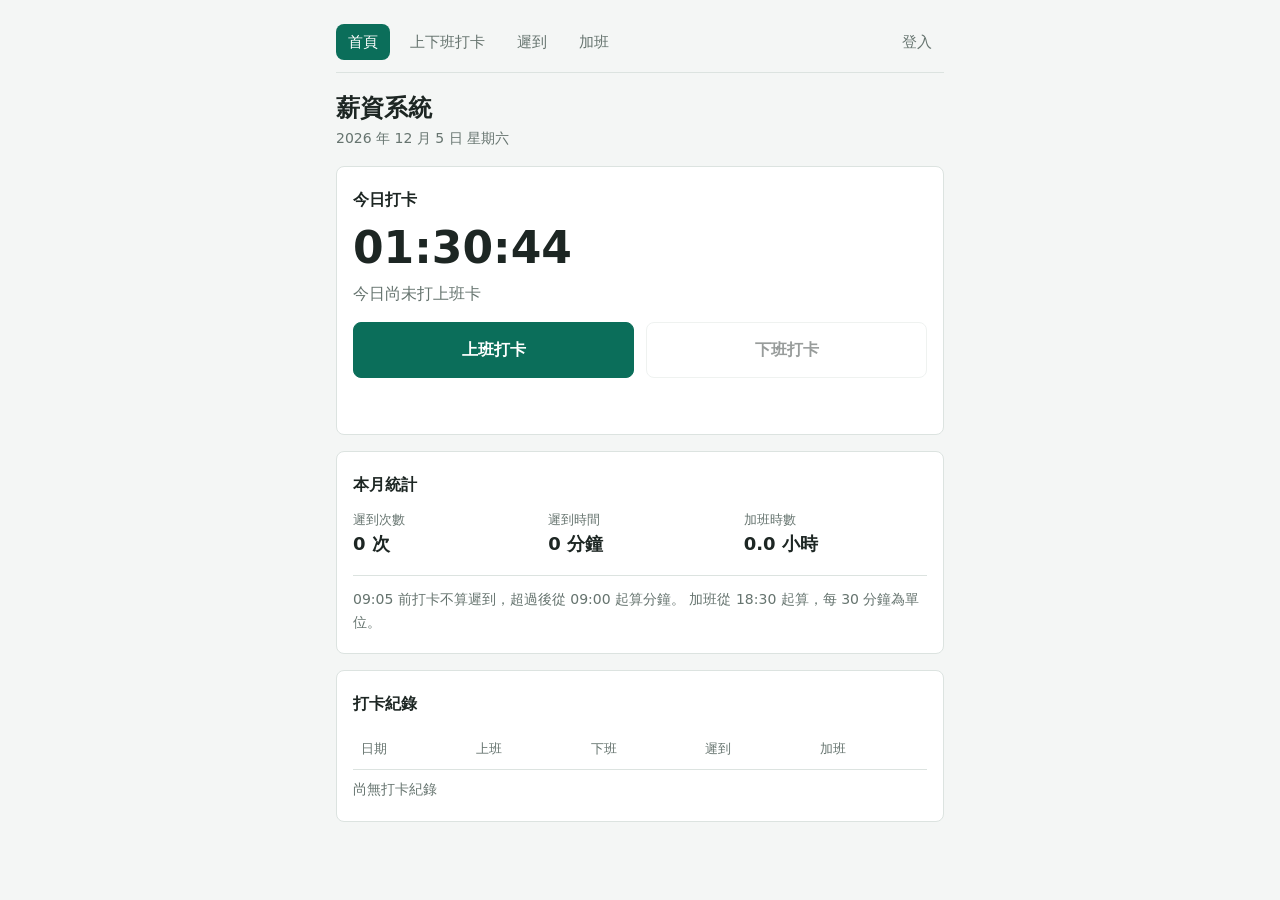
<file: index.html>
<!DOCTYPE html>
<html lang="zh-Hant">
<head>
  <meta charset="UTF-8">
  <meta name="viewport" content="width=device-width, initial-scale=1">
  <title>薪資系統</title>
  <link rel="stylesheet" href="style.css">
</head>
<body>
  <main class="page">
    <nav class="nav" aria-label="主選單">
      <a href="index.html" aria-current="page">首頁</a>
      <a href="attendance.html">上下班打卡</a>
      <a href="late.html">遲到</a>
      <a href="overtime.html">加班</a>
      <a id="auth" class="nav-auth" href="login.html">登入</a>
    </nav>

    <header class="header">
      <h1>薪資系統</h1>
      <p id="today" class="muted"></p>
    </header>

    <section class="card" aria-labelledby="punch-title">
      <h2 id="punch-title">今日打卡</h2>
      <p id="clock" class="clock">--:--:--</p>
      <p id="status" class="status">今日尚未打上班卡</p>
      <div class="buttons">
        <button id="btn-in" class="btn btn-primary" type="button">上班打卡</button>
        <button id="btn-out" class="btn" type="button">下班打卡</button>
      </div>
      <p id="message" class="message" role="status" aria-live="polite"></p>
    </section>

    <section class="card" aria-labelledby="stats-title">
      <h2 id="stats-title">本月統計</h2>
      <dl class="stats">
        <div class="stat">
          <dt>遲到次數</dt>
          <dd id="stat-late-count">0 次</dd>
        </div>
        <div class="stat">
          <dt>遲到時間</dt>
          <dd id="stat-late-min">0 分鐘</dd>
        </div>
        <div class="stat">
          <dt>加班時數</dt>
          <dd id="stat-ot">0 小時</dd>
        </div>
      </dl>
      <p class="rule muted">
        09:05 前打卡不算遲到，超過後從 09:00 起算分鐘。
        加班從 18:30 起算，每 30 分鐘為單位。
      </p>
    </section>

    <section class="card" aria-labelledby="records-title">
      <h2 id="records-title">打卡紀錄</h2>
      <div class="table-wrap">
        <table>
          <thead>
            <tr>
              <th>日期</th>
              <th>上班</th>
              <th>下班</th>
              <th>遲到</th>
              <th>加班</th>
            </tr>
          </thead>
          <tbody id="records"></tbody>
        </table>
      </div>
      <p id="empty" class="muted empty">尚無打卡紀錄</p>
    </section>
  </main>

  <script>
    // 規則設定
    var WORK_START = 9 * 60;       // 上班時間 09:00
    var GRACE = 5;                 // 寬限 5 分鐘
    var OT_START = 18 * 60 + 30;   // 加班從 18:30 起算
    var OT_STEP = 30;              // 每 30 分鐘為單位
    var STORAGE_KEY = 'payroll-records';
    var WEEKDAYS = ['日', '一', '二', '三', '四', '五', '六'];

    function $(id) { return document.getElementById(id); }
    function pad(n) { return (n < 10 ? '0' : '') + n; }
    function toMinutes(text) {
      var parts = text.split(':');
      return Number(parts[0]) * 60 + Number(parts[1]);
    }
    function dateKey(d) {
      return d.getFullYear() + '-' + pad(d.getMonth() + 1) + '-' + pad(d.getDate());
    }
    function timeText(d) {
      return pad(d.getHours()) + ':' + pad(d.getMinutes());
    }

    // 紀錄存取（以日期為鍵：{ "2026-10-30": { in: "08:55", out: "19:10" } }）
    var records = load();

    function load() {
      try {
        return JSON.parse(localStorage.getItem(STORAGE_KEY)) || {};
      } catch (e) {
        return {};
      }
    }

    function save() {
      try {
        localStorage.setItem(STORAGE_KEY, JSON.stringify(records));
      } catch (e) {}
    }

    // 計算遲到分鐘與加班分鐘
    function lateMinutes(inTime) {
      var m = toMinutes(inTime);
      return m > WORK_START + GRACE ? m - WORK_START : 0;
    }

    function overtimeMinutes(outTime) {
      var m = toMinutes(outTime);
      return m > OT_START ? Math.floor((m - OT_START) / OT_STEP) * OT_STEP : 0;
    }

    function hoursText(minutes) {
      return (minutes / 60).toFixed(1);
    }

    // 畫面更新
    function renderClock() {
      var now = new Date();
      $('clock').textContent = timeText(now) + ':' + pad(now.getSeconds());
      $('today').textContent =
        now.getFullYear() + ' 年 ' + (now.getMonth() + 1) + ' 月 ' + now.getDate() +
        ' 日 星期' + WEEKDAYS[now.getDay()];
    }

    function renderPunch() {
      var today = records[dateKey(new Date())] || {};
      var status = '今日尚未打上班卡';
      if (today.in && !today.out) {
        status = '已於 ' + today.in + ' 打上班卡';
        if (lateMinutes(today.in)) status += '，遲到 ' + lateMinutes(today.in) + ' 分鐘';
      } else if (today.in && today.out) {
        status = '今日已完成打卡：' + today.in + ' – ' + today.out;
      }
      $('status').textContent = status;
      $('btn-in').disabled = !!today.in;
      $('btn-out').disabled = !today.in || !!today.out;
    }

    function renderStats() {
      var prefix = dateKey(new Date()).slice(0, 7);
      var lateCount = 0, lateTotal = 0, otTotal = 0;
      Object.keys(records).forEach(function (key) {
        if (key.indexOf(prefix) !== 0) return;
        var r = records[key];
        if (r.in && lateMinutes(r.in)) {
          lateCount += 1;
          lateTotal += lateMinutes(r.in);
        }
        if (r.out) otTotal += overtimeMinutes(r.out);
      });
      $('stat-late-count').textContent = lateCount + ' 次';
      $('stat-late-min').textContent = lateTotal + ' 分鐘';
      $('stat-ot').textContent = hoursText(otTotal) + ' 小時';
    }

    function renderTable() {
      var keys = Object.keys(records).sort().reverse();
      var html = '';
      keys.forEach(function (key) {
        var r = records[key];
        var d = new Date(key + 'T00:00:00');
        var late = r.in ? lateMinutes(r.in) : 0;
        var ot = r.out ? overtimeMinutes(r.out) : 0;
        html += '<tr>' +
          '<td>' + pad(d.getMonth() + 1) + '/' + pad(d.getDate()) + ' 週' + WEEKDAYS[d.getDay()] + '</td>' +
          '<td>' + (r.in || '—') + '</td>' +
          '<td>' + (r.out || '—') + '</td>' +
          '<td' + (late ? ' class="late"' : '') + '>' + (late ? late + ' 分' : '—') + '</td>' +
          '<td' + (ot ? ' class="overtime"' : '') + '>' + (ot ? hoursText(ot) + ' 小時' : '—') + '</td>' +
          '</tr>';
      });
      $('records').innerHTML = html;
      $('empty').hidden = keys.length > 0;
    }

    function render() {
      renderPunch();
      renderStats();
      renderTable();
    }

    // 打卡動作
    $('btn-in').addEventListener('click', function () {
      var now = new Date();
      var key = dateKey(now);
      if (records[key] && records[key].in) return;
      records[key] = { in: timeText(now), out: null };
      save();
      var late = lateMinutes(records[key].in);
      $('message').textContent = '已記錄 ' + records[key].in + ' 上班打卡' +
        (late ? '，遲到 ' + late + ' 分鐘。' : '，準時。');
      render();
    });

    $('btn-out').addEventListener('click', function () {
      var now = new Date();
      var key = dateKey(now);
      var rec = records[key];
      if (!rec || !rec.in || rec.out) return;
      rec.out = timeText(now);
      save();
      var ot = overtimeMinutes(rec.out);
      $('message').textContent = '已記錄 ' + rec.out + ' 下班打卡' +
        (ot ? '，加班 ' + hoursText(ot) + ' 小時。' : '。');
      render();
    });

    renderClock();
    render();
    setInterval(renderClock, 1000);

    // 登入狀態：登入後導覽列的「登入」會變成「登出」
    var SESSION_KEY = 'payroll-session';

    function getSession() {
      try { return JSON.parse(localStorage.getItem(SESSION_KEY)); } catch (e) { return null; }
    }

    function clearSession() {
      try { localStorage.removeItem(SESSION_KEY); } catch (e) {}
    }

    function renderAuth() {
      var link = document.getElementById('auth');
      var s = getSession();
      if (s && s.access_token) {
        link.textContent = '登出';
        link.href = '#';
      } else {
        link.textContent = '登入';
        link.href = 'login.html';
      }
    }

    document.getElementById('auth').addEventListener('click', function (e) {
      var s = getSession();
      if (!s || !s.access_token) return;   // 未登入：照一般連結前往登入頁
      e.preventDefault();
      function done() { clearSession(); location.reload(); }
      if (!s.url || !s.key) { done(); return; }
      fetch(s.url + '/auth/v1/logout', {
        method: 'POST',
        headers: { apikey: s.key, Authorization: 'Bearer ' + s.access_token }
      }).then(done, done);
    });

    renderAuth();
  </script>
</body>
</html>
</file>
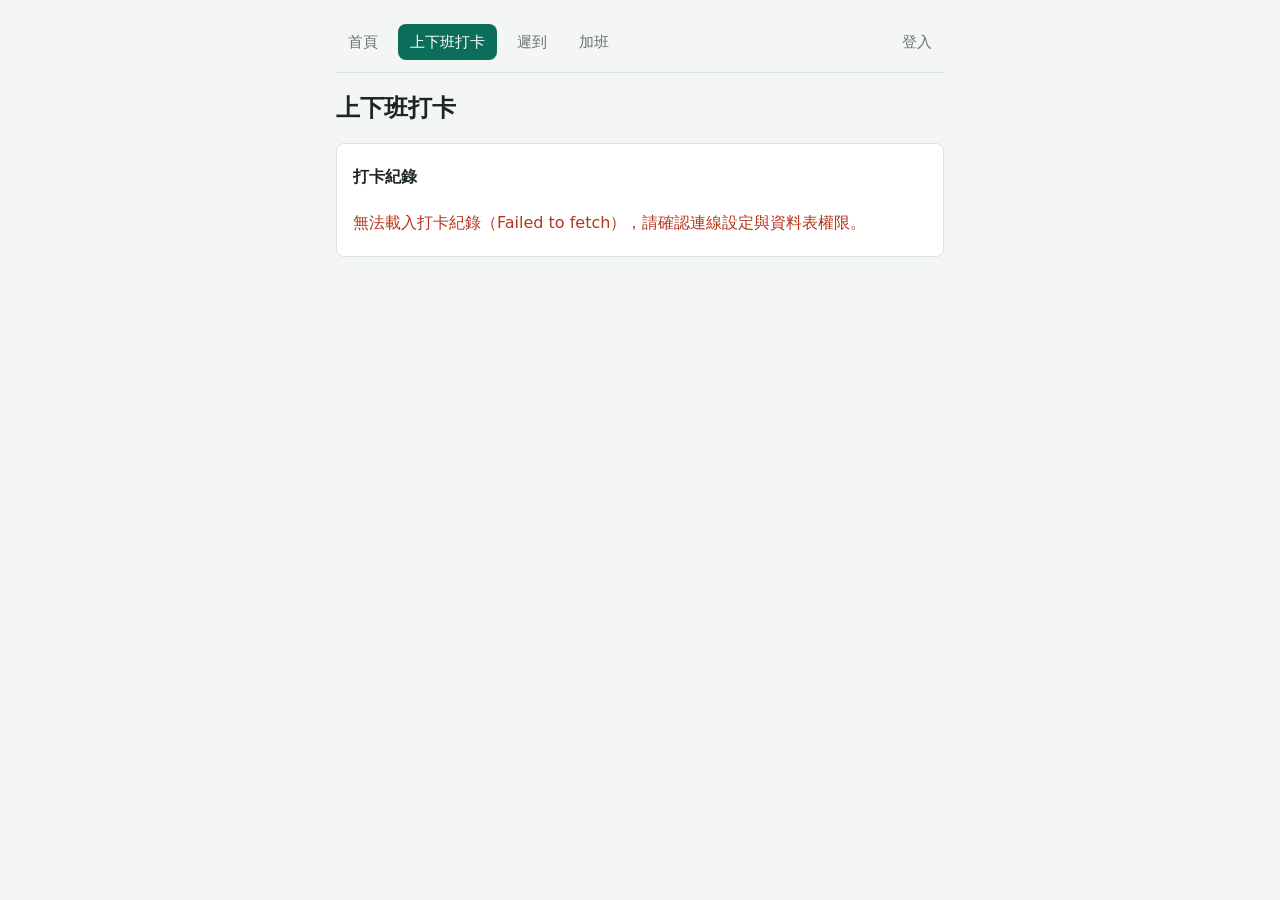
<file: attendance.html>
<!DOCTYPE html>
<html lang="zh-Hant">
<head>
  <meta charset="UTF-8">
  <meta name="viewport" content="width=device-width, initial-scale=1">
  <title>上下班打卡</title>
  <link rel="stylesheet" href="style.css">
</head>
<body>
  <main class="page">
    <nav class="nav" aria-label="主選單">
      <a href="index.html">首頁</a>
      <a href="attendance.html" aria-current="page">上下班打卡</a>
      <a href="late.html">遲到</a>
      <a href="overtime.html">加班</a>
      <a id="auth" class="nav-auth" href="login.html">登入</a>
    </nav>

    <header class="header">
      <h1>上下班打卡</h1>
    </header>

    <!-- 只有管理者看得到 -->
    <section id="admin-card" class="card" aria-labelledby="admin-title" hidden>
      <div class="toolbar">
        <h2 id="admin-title">管理者操作</h2>
        <button id="add-btn" class="btn btn-small" type="button">＋ 新增紀錄</button>
      </div>

      <form id="record-form" class="form form-panel" hidden>
        <p id="form-title" class="form-title">新增紀錄</p>
        <div class="form-grid">
          <div class="field field-wide">
            <label for="f-user">員工帳號</label>
            <select id="f-user" required></select>
          </div>
          <div class="field field-wide">
            <label for="f-date">日期</label>
            <input id="f-date" type="date" required>
          </div>
          <div class="field">
            <label for="f-in">上班時間</label>
            <input id="f-in" type="time" required>
          </div>
          <div class="field">
            <label for="f-out">下班時間（可留空）</label>
            <input id="f-out" type="time">
          </div>
        </div>
        <div class="form-actions">
          <button id="f-save" class="btn btn-primary btn-small" type="submit">儲存</button>
          <button id="f-cancel" class="btn btn-small" type="button">取消</button>
        </div>
        <p id="form-message" class="note" role="status" aria-live="polite"></p>
      </form>

      <p id="action-message" class="note" role="status" aria-live="polite"></p>
    </section>

    <section class="card" aria-labelledby="records-title">
      <h2 id="records-title">打卡紀錄</h2>
      <p id="summary" class="muted"></p>
      <div class="table-wrap">
        <table>
          <thead id="thead"></thead>
          <tbody id="records"></tbody>
        </table>
      </div>
      <p id="message" class="muted empty" role="status">載入中…</p>
    </section>
  </main>

  <script>
    // Supabase 連線設定：到 Supabase 專案的 Project Settings → API 複製
    var SUPABASE_URL = 'https://pdxxbrjgyifdulmdlkol.supabase.co';
    var SUPABASE_ANON_KEY = 'sb_publishable_rTN2uBj56SvnjCIBlke9_A_o_bA2Vve';

    var WEEKDAYS = ['日', '一', '二', '三', '四', '五', '六'];
    var TIME_FORMAT = new Intl.DateTimeFormat('en-GB', {
      timeZone: 'Asia/Taipei',
      hour: '2-digit',
      minute: '2-digit',
      hourCycle: 'h23'
    });
    var DATE_FORMAT = new Intl.DateTimeFormat('en-CA', {
      timeZone: 'Asia/Taipei',
      year: 'numeric',
      month: '2-digit',
      day: '2-digit'
    });

    var rows = [];          // 目前畫面上的打卡紀錄
    var users = [];         // 管理者才有：可選的員工帳號 { id, email }
    var isAdmin = false;    // 只決定要不要顯示管理介面；真正的權限由資料庫把關
    var editingId = null;   // 正在修改的紀錄 id；新增時為 null

    function $(id) { return document.getElementById(id); }

    function escapeHtml(text) {
      return String(text == null ? '' : text)
        .replace(/&/g, '&amp;')
        .replace(/</g, '&lt;')
        .replace(/>/g, '&gt;')
        .replace(/"/g, '&quot;');
    }

    function showMessage(text, isError) {
      var el = $('message');
      el.textContent = text;
      el.className = 'empty ' + (isError ? 'error' : 'muted');
      el.hidden = !text;
    }

    function setNote(id, text, isError) {
      var el = $(id);
      el.textContent = text;
      el.className = 'note' + (isError ? ' error' : '');
    }

    // work_date 例如 "2026-11-05" → "11/05 週四"（手機版隱藏星期）
    function dateHtml(workDate) {
      var p = workDate.split('-');
      var d = new Date(Number(p[0]), Number(p[1]) - 1, Number(p[2]));
      return p[1] + '/' + p[2] + '<span class="wd"> 週' + WEEKDAYS[d.getDay()] + '</span>';
    }

    // timestamptz 轉成台北時間 "HH:MM"
    function timeText(iso) {
      return iso ? TIME_FORMAT.format(new Date(iso)) : '—';
    }

    function userLabel(id) {
      for (var i = 0; i < users.length; i++) {
        if (users[i].id === id) return users[i].email;
      }
      return String(id).slice(0, 8) + '…';
    }

    // ---- 呼叫 Supabase ----
    function api(method, path, body, extraHeaders) {
      return getToken().then(function (token) {
        var headers = { apikey: SUPABASE_ANON_KEY, Authorization: 'Bearer ' + token };
        if (body !== undefined) headers['Content-Type'] = 'application/json';
        Object.keys(extraHeaders || {}).forEach(function (k) { headers[k] = extraHeaders[k]; });
        return fetch(SUPABASE_URL + path, {
          method: method,
          headers: headers,
          body: body === undefined ? undefined : JSON.stringify(body)
        });
      });
    }

    function apiError(status, body) {
      var code = body && body.code;
      if (code === '23505') return '這位員工當天已經有一筆紀錄了。';
      if (code === '23514') return '下班時間不能早於上班時間。';
      if (status === 401) return '登入已過期，請重新登入。';
      if (status === 403 || code === '42501') return '沒有權限執行這個操作。請確認你是管理者，並重新登入一次。';
      return '操作失敗（HTTP ' + status + '），請稍後再試。';
    }

    // 新增、修改、刪除共用：回傳資料庫實際動到的紀錄
    function write(method, path, body) {
      return api(method, path, body, { Prefer: 'return=representation' }).then(function (res) {
        return res.json().catch(function () { return null; }).then(function (data) {
          if (!res.ok) throw new Error(apiError(res.status, data));
          return data;
        });
      });
    }

    function fetchRows() {
      var path = '/rest/v1/attendance' +
        '?select=id,user_id,work_date,clock_in_at,clock_out_at,late_minutes,overtime_minutes' +
        '&order=work_date.desc,clock_in_at.desc';
      return api('GET', path).then(function (res) {
        if (!res.ok) throw new Error('HTTP ' + res.status);
        return res.json();
      });
    }

    function fetchUsers() {
      return api('POST', '/rest/v1/rpc/admin_list_users', {}).then(function (res) {
        if (!res.ok) throw new Error('HTTP ' + res.status);
        return res.json();
      });
    }

    // ---- 畫面 ----
    function render() {
      $('admin-card').hidden = !isAdmin;

      $('thead').innerHTML = '<tr><th>日期</th><th>上班</th><th>下班</th><th>遲到</th><th>加班</th></tr>';

      var html = '';
      rows.forEach(function (r) {
        var late = r.late_minutes > 0;
        var ot = r.overtime_minutes > 0;
        html += '<tr>' +
          '<td>' + dateHtml(r.work_date) +
            (isAdmin
              ? '<span class="sub">' + escapeHtml(userLabel(r.user_id)) + '</span>' +
                '<span class="row-actions">' +
                  '<button class="link-btn" type="button" data-act="edit" data-id="' + escapeHtml(r.id) + '">修改</button>' +
                  '<button class="link-btn danger" type="button" data-act="delete" data-id="' + escapeHtml(r.id) + '">刪除</button>' +
                '</span>'
              : '') + '</td>' +
          '<td>' + timeText(r.clock_in_at) + '</td>' +
          '<td>' + timeText(r.clock_out_at) + '</td>' +
          '<td' + (late ? ' class="late"' : '') + '>' + (late ? r.late_minutes + ' 分' : '—') + '</td>' +
          '<td' + (ot ? ' class="overtime"' : '') + '>' + (ot ? (r.overtime_minutes / 60).toFixed(1) + ' 小時' : '—') + '</td>' +
          '</tr>';
      });
      $('records').innerHTML = html;
      $('summary').textContent = rows.length ? '共 ' + rows.length + ' 筆紀錄，最新的在最上面' : '';
      showMessage(rows.length ? '' : '目前沒有打卡紀錄');
    }

    function refresh() {
      return fetchRows().then(function (data) {
        rows = data;
        render();
      });
    }

    // ---- 管理者：新增與修改表單 ----
    function openForm(row) {
      editingId = row ? row.id : null;
      $('form-title').textContent = row ? '修改紀錄' : '新增紀錄';
      setNote('form-message', '', false);

      var options = users.slice();
      if (row && !options.some(function (u) { return u.id === row.user_id; })) {
        options.push({ id: row.user_id, email: userLabel(row.user_id) });
      }
      $('f-user').innerHTML = options.length
        ? options.map(function (u) {
            return '<option value="' + escapeHtml(u.id) + '">' + escapeHtml(u.email) + '</option>';
          }).join('')
        : '<option value="">（沒有可選的帳號）</option>';

      if (row) {
        $('f-user').value = row.user_id;
        $('f-date').value = row.work_date;
        $('f-in').value = timeText(row.clock_in_at);
        $('f-out').value = row.clock_out_at ? timeText(row.clock_out_at) : '';
      } else {
        $('f-date').value = DATE_FORMAT.format(new Date());
        $('f-in').value = '';
        $('f-out').value = '';
      }
      $('f-user').disabled = !!row;      // 修改時不能換員工
      $('record-form').hidden = false;
      $('f-in').focus();
    }

    function closeForm() {
      $('record-form').hidden = true;
      editingId = null;
    }

    function findRow(id) {
      for (var i = 0; i < rows.length; i++) {
        if (rows[i].id === id) return rows[i];
      }
      return null;
    }

    $('add-btn').addEventListener('click', function () {
      setNote('action-message', '', false);
      if (!users.length) {
        setNote('action-message', '沒有可選的員工帳號。請先在 Supabase 執行 attendance_admin.sql，並確認已建立帳號。', true);
        return;
      }
      openForm(null);
    });

    $('f-cancel').addEventListener('click', closeForm);

    $('record-form').addEventListener('submit', function (e) {
      e.preventDefault();
      var date = $('f-date').value;
      var tin = $('f-in').value;
      var tout = $('f-out').value;
      if (!$('f-user').value) {
        setNote('form-message', '請選擇員工帳號。', true);
        return;
      }
      if (tout && tout < tin) {
        setNote('form-message', '下班時間不能早於上班時間。', true);
        return;
      }
      // 時間以台北時間（+08:00）送出；出勤日、遲到、加班由資料庫計算
      var body = {
        clock_in_at: date + 'T' + tin + ':00+08:00',
        clock_out_at: tout ? date + 'T' + tout + ':00+08:00' : null
      };
      var editing = editingId !== null;
      var request;
      if (editing) {
        request = write('PATCH', '/rest/v1/attendance?id=eq.' + encodeURIComponent(editingId), body)
          .then(function (data) {
            if (Array.isArray(data) && data.length === 0) {
              throw new Error('沒有修改到任何紀錄，可能沒有權限，或這筆紀錄已被刪除。');
            }
          });
      } else {
        body.user_id = $('f-user').value;
        request = write('POST', '/rest/v1/attendance', body);
      }

      var button = $('f-save');
      button.disabled = true;
      setNote('form-message', '儲存中…', false);
      request
        .then(function () { return refresh(); })
        .then(function () {
          closeForm();
          setNote('action-message', editing ? '已修改紀錄。' : '已新增紀錄。', false);
        })
        .catch(function (err) { setNote('form-message', err.message, true); })
        .then(function () { button.disabled = false; });
    });

    // ---- 管理者：修改與刪除按鈕 ----
    $('records').addEventListener('click', function (e) {
      var button = e.target.closest('button[data-act]');
      if (!button) return;
      var row = findRow(button.getAttribute('data-id'));
      if (!row) return;
      setNote('action-message', '', false);

      if (button.getAttribute('data-act') === 'edit') {
        openForm(row);
        $('admin-card').scrollIntoView({ block: 'nearest' });
        return;
      }

      var label = row.work_date + '（' + userLabel(row.user_id) + '）';
      if (!window.confirm('確定要刪除 ' + label + ' 的紀錄嗎？\n刪除後無法復原。')) return;
      write('DELETE', '/rest/v1/attendance?id=eq.' + encodeURIComponent(row.id))
        .then(function (data) {
          if (Array.isArray(data) && data.length === 0) {
            throw new Error('沒有刪除到任何紀錄，可能沒有權限，或這筆紀錄已被刪除。');
          }
          return refresh();
        })
        .then(function () {
          if (editingId === row.id) closeForm();
          setNote('action-message', '已刪除 ' + label + ' 的紀錄。', false);
        })
        .catch(function (err) { setNote('action-message', err.message, true); });
    });

    // ---- 載入 ----
    function tokenPayload(token) {
      try {
        var part = token.split('.')[1].replace(/-/g, '+').replace(/_/g, '/');
        return JSON.parse(atob(part));
      } catch (e) {
        return null;
      }
    }

    function load() {
      if (SUPABASE_URL.indexOf('你的') !== -1 || SUPABASE_ANON_KEY.indexOf('你的') !== -1) {
        showMessage('尚未設定 Supabase 連線，請先修改程式碼最上方的 SUPABASE_URL 與 SUPABASE_ANON_KEY。', true);
        return;
      }
      var usersFailed = false;
      getToken()
        .then(function (token) {
          var payload = token === SUPABASE_ANON_KEY ? null : tokenPayload(token);
          isAdmin = !!(payload && payload.app_metadata && payload.app_metadata.role === 'admin');
          return Promise.all([
            fetchRows(),
            isAdmin
              ? fetchUsers().catch(function () { usersFailed = true; return []; })
              : Promise.resolve([])
          ]);
        })
        .then(function (result) {
          rows = result[0];
          users = result[1];
          render();
          if (usersFailed) {
            setNote('action-message', '無法載入員工帳號清單，請先在 Supabase 執行 attendance_admin.sql。', true);
          }
        })
        .catch(function (err) {
          showMessage('無法載入打卡紀錄（' + err.message + '），請確認連線設定與資料表權限。', true);
        });
    }

    // 登入狀態：登入後導覽列的「登入」會變成「登出」
    var SESSION_KEY = 'payroll-session';

    function getSession() {
      try { return JSON.parse(localStorage.getItem(SESSION_KEY)); } catch (e) { return null; }
    }

    function saveSession(s) {
      try { localStorage.setItem(SESSION_KEY, JSON.stringify(s)); } catch (e) {}
    }

    function clearSession() {
      try { localStorage.removeItem(SESSION_KEY); } catch (e) {}
    }

    function renderAuth() {
      var link = document.getElementById('auth');
      var s = getSession();
      if (s && s.access_token) {
        link.textContent = '登出';
        link.href = '#';
      } else {
        link.textContent = '登入';
        link.href = 'login.html';
      }
    }

    document.getElementById('auth').addEventListener('click', function (e) {
      var s = getSession();
      if (!s || !s.access_token) return;   // 未登入：照一般連結前往登入頁
      e.preventDefault();
      function done() { clearSession(); location.reload(); }
      if (!s.url || !s.key) { done(); return; }
      fetch(s.url + '/auth/v1/logout', {
        method: 'POST',
        headers: { apikey: s.key, Authorization: 'Bearer ' + s.access_token }
      }).then(done, done);
    });

    // 查詢時要帶的憑證：已登入用自己的登入憑證（快過期就先更新），未登入用 anon key
    function getToken() {
      var s = getSession();
      if (!s || !s.access_token) return Promise.resolve(SUPABASE_ANON_KEY);
      if (s.expires_at - Date.now() / 1000 > 60) return Promise.resolve(s.access_token);
      return fetch(SUPABASE_URL + '/auth/v1/token?grant_type=refresh_token', {
        method: 'POST',
        headers: { apikey: SUPABASE_ANON_KEY, 'Content-Type': 'application/json' },
        body: JSON.stringify({ refresh_token: s.refresh_token })
      })
        .then(function (res) {
          if (!res.ok) throw new Error('refresh failed');
          return res.json();
        })
        .then(function (body) {
          s.access_token = body.access_token;
          s.refresh_token = body.refresh_token;
          s.expires_at = body.expires_at || Math.floor(Date.now() / 1000) + body.expires_in;
          saveSession(s);
          return s.access_token;
        })
        .catch(function () {
          clearSession();
          renderAuth();
          return SUPABASE_ANON_KEY;
        });
    }

    renderAuth();
    load();
  </script>
</body>
</html>
</file>
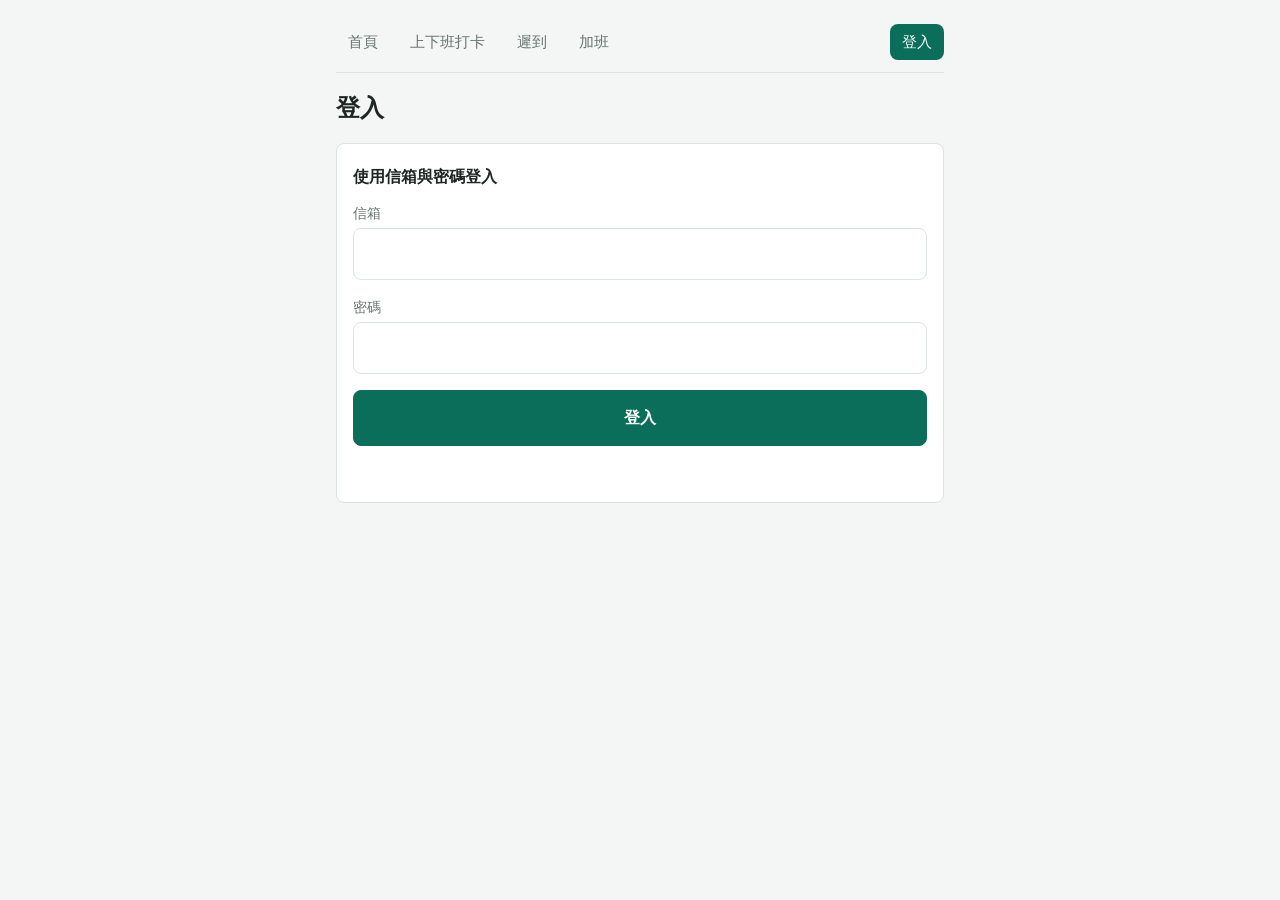
<file: Login.html>
<!DOCTYPE html>
<html lang="zh-Hant">
<head>
  <meta charset="UTF-8">
  <meta name="viewport" content="width=device-width, initial-scale=1">
  <title>登入</title>
  <link rel="stylesheet" href="style.css">
</head>
<body>
  <main class="page">
    <nav class="nav" aria-label="主選單">
      <a href="index.html">首頁</a>
      <a href="attendance.html">上下班打卡</a>
      <a href="late.html">遲到</a>
      <a href="overtime.html">加班</a>
      <a id="auth" class="nav-auth" href="login.html" aria-current="page">登入</a>
    </nav>

    <header class="header">
      <h1>登入</h1>
    </header>

    <section class="card" aria-labelledby="login-title">
      <h2 id="login-title">使用信箱與密碼登入</h2>

      <p id="logged-in" class="status" hidden></p>

      <form id="login-form" class="form">
        <div class="field">
          <label for="email">信箱</label>
          <input id="email" name="email" type="email" autocomplete="username" required>
        </div>
        <div class="field">
          <label for="password">密碼</label>
          <input id="password" name="password" type="password" autocomplete="current-password" required>
        </div>
        <button id="submit" class="btn btn-primary" type="submit">登入</button>
      </form>

      <p id="message" class="message" role="status" aria-live="polite"></p>
    </section>
  </main>

  <script>
    // Supabase 連線設定：到 Supabase 專案的 Project Settings → API 複製
    var SUPABASE_URL = 'https://你的專案代碼.supabase.co';
    var SUPABASE_ANON_KEY = '你的 anon public key';

    function $(id) { return document.getElementById(id); }

    function showMessage(text, isError) {
      var el = $('message');
      el.textContent = text;
      el.className = 'message' + (isError ? ' error' : '');
    }

    // 把 Supabase 的錯誤轉成看得懂的訊息
    function errorText(status, body) {
      var code = (body && (body.error_code || body.code)) || '';
      var msg = (body && (body.msg || body.error_description || body.message)) || '';
      if (code === 'invalid_credentials' || /invalid login credentials/i.test(msg)) {
        return '信箱或密碼錯誤，請再試一次。';
      }
      if (code === 'email_not_confirmed' || /email not confirmed/i.test(msg)) {
        return '這個信箱還沒完成驗證，請先到信箱點擊確認信。';
      }
      if (status === 429) return '嘗試次數太多，請稍後再試。';
      return '登入失敗（HTTP ' + status + '），請確認連線設定。';
    }

    function login(email, password) {
      return fetch(SUPABASE_URL + '/auth/v1/token?grant_type=password', {
        method: 'POST',
        headers: { apikey: SUPABASE_ANON_KEY, 'Content-Type': 'application/json' },
        body: JSON.stringify({ email: email, password: password })
      }).then(function (res) {
        return res.json().catch(function () { return {}; }).then(function (body) {
          if (!res.ok) throw new Error(errorText(res.status, body));
          return body;
        });
      });
    }

    $('login-form').addEventListener('submit', function (e) {
      e.preventDefault();
      if (SUPABASE_URL.indexOf('你的') !== -1 || SUPABASE_ANON_KEY.indexOf('你的') !== -1) {
        showMessage('尚未設定 Supabase 連線，請先修改程式碼最上方的 SUPABASE_URL 與 SUPABASE_ANON_KEY。', true);
        return;
      }
      var button = $('submit');
      button.disabled = true;
      showMessage('登入中…', false);

      login($('email').value.trim(), $('password').value)
        .then(function (body) {
          var session = {
            access_token: body.access_token,
            refresh_token: body.refresh_token,
            expires_at: body.expires_at || Math.floor(Date.now() / 1000) + body.expires_in,
            email: body.user ? body.user.email : '',
            url: SUPABASE_URL,
            key: SUPABASE_ANON_KEY
          };
          try {
            localStorage.setItem(SESSION_KEY, JSON.stringify(session));
          } catch (err) {
            throw new Error('瀏覽器不允許儲存登入狀態，請關閉無痕模式後再試。');
          }
          location.href = 'index.html';
        })
        .catch(function (err) {
          button.disabled = false;
          $('password').value = '';
          showMessage(err instanceof TypeError ? '無法連線到伺服器，請檢查網路。' : err.message, true);
        });
    });

    // 已登入就不顯示表單
    function renderLoggedIn() {
      var s = getSession();
      var loggedIn = !!(s && s.access_token);
      $('login-form').hidden = loggedIn;
      $('logged-in').hidden = !loggedIn;
      if (loggedIn) {
        $('logged-in').textContent = '你已登入' + (s.email ? '：' + s.email : '') + '。要換帳號請先按右上方的「登出」。';
      }
    }

    // 登入狀態：登入後導覽列的「登入」會變成「登出」
    var SESSION_KEY = 'payroll-session';

    function getSession() {
      try { return JSON.parse(localStorage.getItem(SESSION_KEY)); } catch (e) { return null; }
    }

    function clearSession() {
      try { localStorage.removeItem(SESSION_KEY); } catch (e) {}
    }

    function renderAuth() {
      var link = document.getElementById('auth');
      var s = getSession();
      if (s && s.access_token) {
        link.textContent = '登出';
        link.href = '#';
      } else {
        link.textContent = '登入';
        link.href = 'login.html';
      }
    }

    document.getElementById('auth').addEventListener('click', function (e) {
      var s = getSession();
      if (!s || !s.access_token) return;   // 未登入：照一般連結前往登入頁
      e.preventDefault();
      function done() { clearSession(); location.reload(); }
      if (!s.url || !s.key) { done(); return; }
      fetch(s.url + '/auth/v1/logout', {
        method: 'POST',
        headers: { apikey: s.key, Authorization: 'Bearer ' + s.access_token }
      }).then(done, done);
    });

    renderAuth();

    renderLoggedIn();
  </script>
</body>
</html>
</file>
<file: style.css>
:root {
  --bg: #f4f6f5;
  --surface: #ffffff;
  --ink: #1d2623;
  --muted: #66746f;
  --line: #dce3e0;
  --accent: #0b6e5a;
  --late: #b4361c;
  --overtime: #3b4fc4;
}

* {
  box-sizing: border-box;
}

body {
  margin: 0;
  background: var(--bg);
  color: var(--ink);
  font-family: "PingFang TC", "Noto Sans TC", "Microsoft JhengHei", system-ui, sans-serif;
  font-size: 16px;
  line-height: 1.6;
}

.page {
  max-width: 640px;
  margin: 0 auto;
  padding: 24px 16px 48px;
  display: flex;
  flex-direction: column;
  gap: 16px;
}

h1,
h2,
p,
dl,
dd {
  margin: 0;
}

h1 {
  font-size: 24px;
}

h2 {
  font-size: 16px;
  margin-bottom: 12px;
}

.muted {
  color: var(--muted);
  font-size: 14px;
}

.card {
  background: var(--surface);
  border: 1px solid var(--line);
  border-radius: 8px;
  padding: 20px 16px;
  min-width: 0;
}

/* 打卡 */
.clock {
  font-size: 44px;
  font-weight: 700;
  line-height: 1.1;
  font-variant-numeric: tabular-nums;
}

.status {
  margin-top: 8px;
  color: var(--muted);
}

.buttons {
  display: grid;
  grid-template-columns: 1fr 1fr;
  gap: 12px;
  margin-top: 16px;
}

.btn {
  padding: 14px 8px;
  font: inherit;
  font-weight: 700;
  color: var(--ink);
  background: var(--surface);
  border: 1px solid var(--line);
  border-radius: 8px;
  cursor: pointer;
}

.btn-primary {
  color: #ffffff;
  background: var(--accent);
  border-color: var(--accent);
}

.btn:disabled {
  opacity: 0.45;
  cursor: not-allowed;
}

.btn:focus-visible {
  outline: 2px solid var(--accent);
  outline-offset: 2px;
}

.message {
  margin-top: 12px;
  min-height: 24px;
  font-size: 14px;
}

/* 統計 */
.stats {
  display: grid;
  grid-template-columns: repeat(3, 1fr);
  gap: 12px;
}

.stat dt {
  color: var(--muted);
  font-size: 13px;
}

.stat dd {
  font-size: 18px;
  font-weight: 700;
}

.rule {
  margin-top: 16px;
  padding-top: 12px;
  border-top: 1px solid var(--line);
}

/* 紀錄 */
.table-wrap {
  overflow-x: auto;
}

table {
  width: 100%;
  min-width: 420px;
  border-collapse: collapse;
}

th,
td {
  padding: 10px 8px;
  text-align: left;
  border-bottom: 1px solid var(--line);
  font-variant-numeric: tabular-nums;
  white-space: nowrap;
}

th {
  color: var(--muted);
  font-size: 13px;
  font-weight: 500;
}

tbody tr:last-child td {
  border-bottom: 0;
}

td.late {
  color: var(--late);
}

td.overtime {
  color: var(--overtime);
}

.empty {
  padding-top: 8px;
}

/* 手機 */
@media (max-width: 420px) {
  .clock {
    font-size: 36px;
  }

  .stat dd {
    font-size: 16px;
  }

  table {
    min-width: 0;
  }

  th,
  td {
    padding: 10px 6px;
    font-size: 13px;
  }

  .wd {
    display: none;
  }
}

/* 導覽列 */
.nav {
  display: flex;
  flex-wrap: wrap;
  gap: 4px 8px;
  padding-bottom: 12px;
  border-bottom: 1px solid var(--line);
}

.nav a {
  padding: 6px 12px;
  color: var(--muted);
  font-size: 15px;
  text-decoration: none;
  border-radius: 8px;
}

.nav a:hover {
  color: var(--ink);
}

.nav a[aria-current="page"] {
  color: #ffffff;
  background: var(--accent);
}

.nav a:focus-visible {
  outline: 2px solid var(--accent);
  outline-offset: 2px;
}

/* 訊息 */

.error {
  color: var(--late);
}

/* 登入 */
.nav-auth {
  margin-left: auto;
}

.form {
  display: flex;
  flex-direction: column;
  gap: 16px;
}

.field label {
  display: block;
  margin-bottom: 4px;
  color: var(--muted);
  font-size: 14px;
}

.field input,
.field select {
  width: 100%;
  padding: 12px;
  font: inherit;
  color: var(--ink);
  background: var(--surface);
  border: 1px solid var(--line);
  border-radius: 8px;
}

.field input:focus-visible,
.field select:focus-visible {
  outline: 2px solid var(--accent);
  outline-offset: 2px;
}

.form .btn {
  width: 100%;
}

/* 管理者操作 */
.toolbar {
  display: flex;
  flex-wrap: wrap;
  align-items: center;
  justify-content: space-between;
  gap: 8px;
}

.toolbar h2 {
  margin-bottom: 0;
}

.btn-small {
  padding: 8px 14px;
  font-size: 14px;
}

.form-panel {
  margin-top: 16px;
  padding-top: 16px;
  border-top: 1px solid var(--line);
}

.form-title {
  font-weight: 700;
}

.form-grid {
  display: grid;
  grid-template-columns: repeat(2, minmax(0, 1fr));
  gap: 12px;
}

.field-wide {
  grid-column: 1 / -1;
}

.form-actions {
  display: flex;
  gap: 8px;
}

.form .form-actions .btn {
  width: auto;
}

.sub {
  display: block;
  color: var(--muted);
  font-size: 12px;
}

.note {
  margin-top: 12px;
  font-size: 14px;
}

.note:empty {
  display: none;
}

.row-actions {
  display: block;
  margin-top: 4px;
}

.link-btn {
  padding: 0;
  font: inherit;
  color: var(--accent);
  text-decoration: underline;
  background: none;
  border: 0;
  cursor: pointer;
}

.link-btn.danger {
  color: var(--late);
}

.link-btn + .link-btn {
  margin-left: 12px;
}

[hidden] {
  display: none !important;
}
</file>
